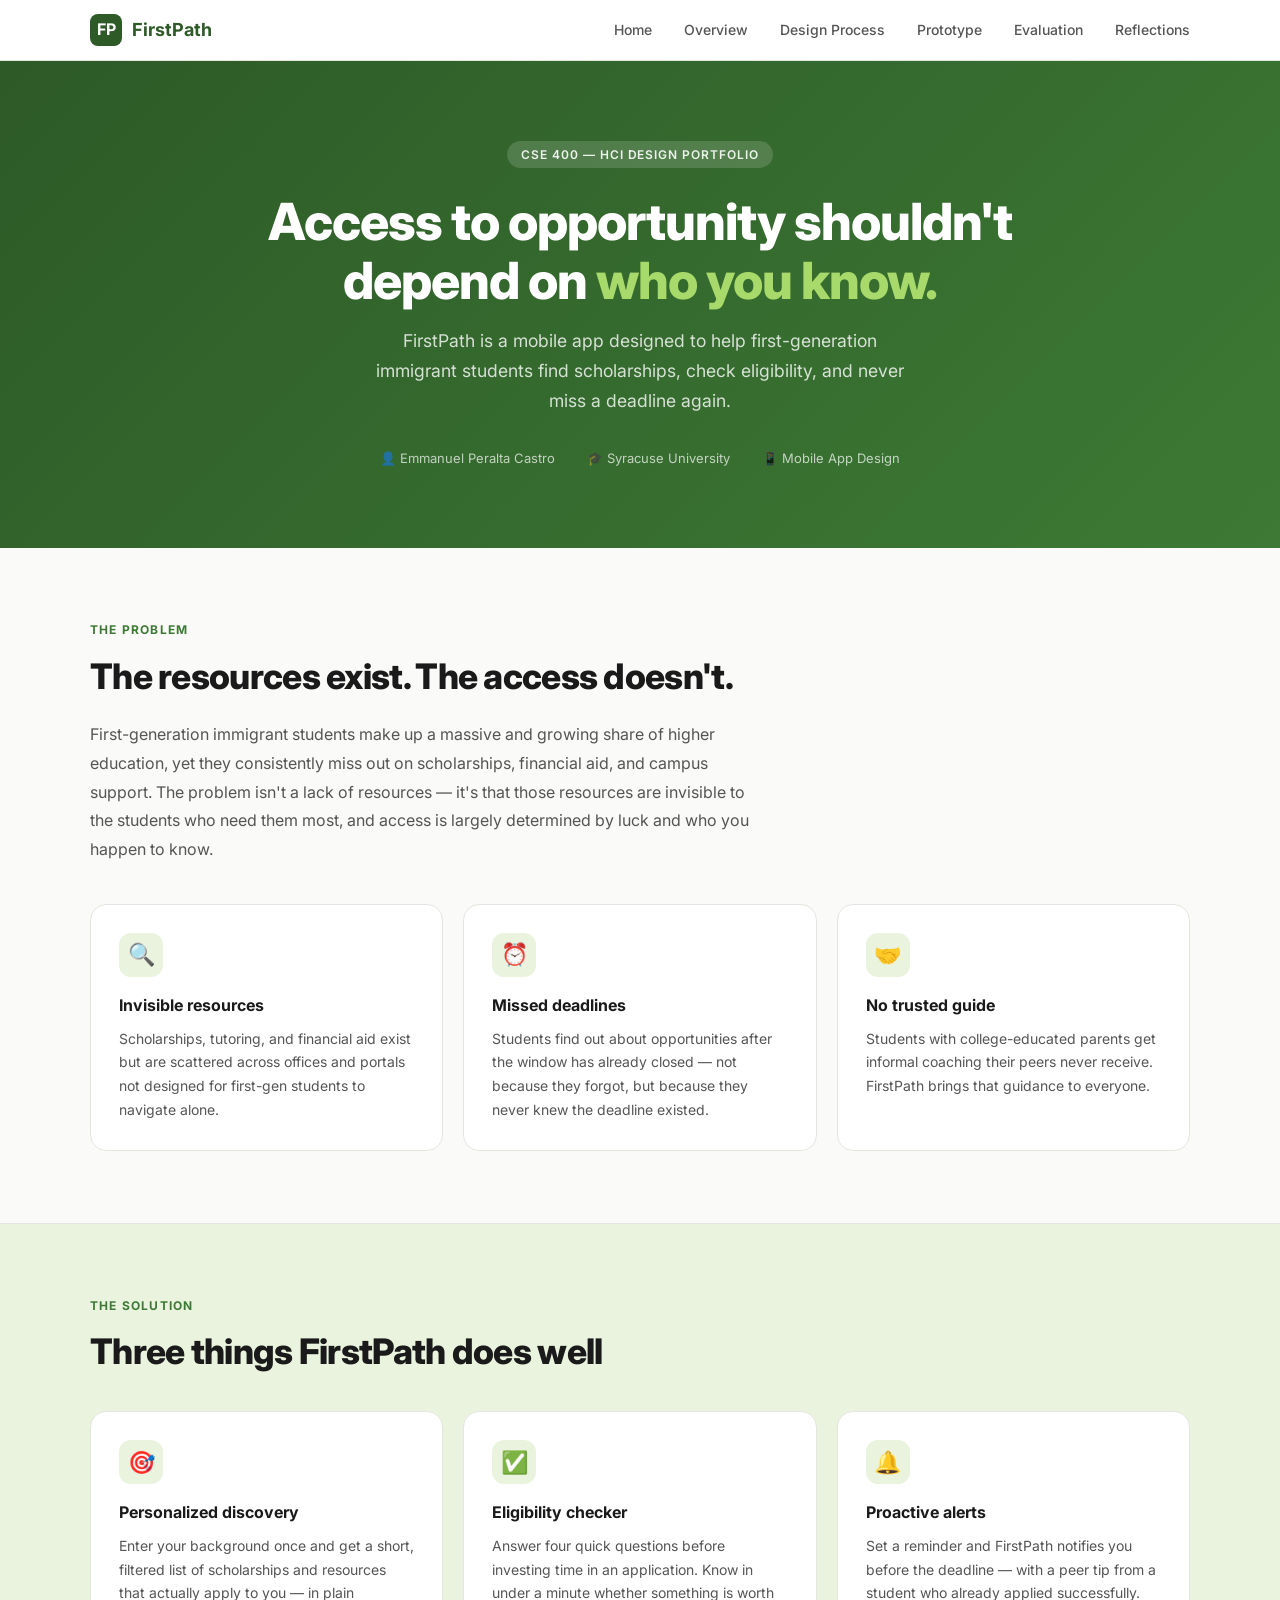
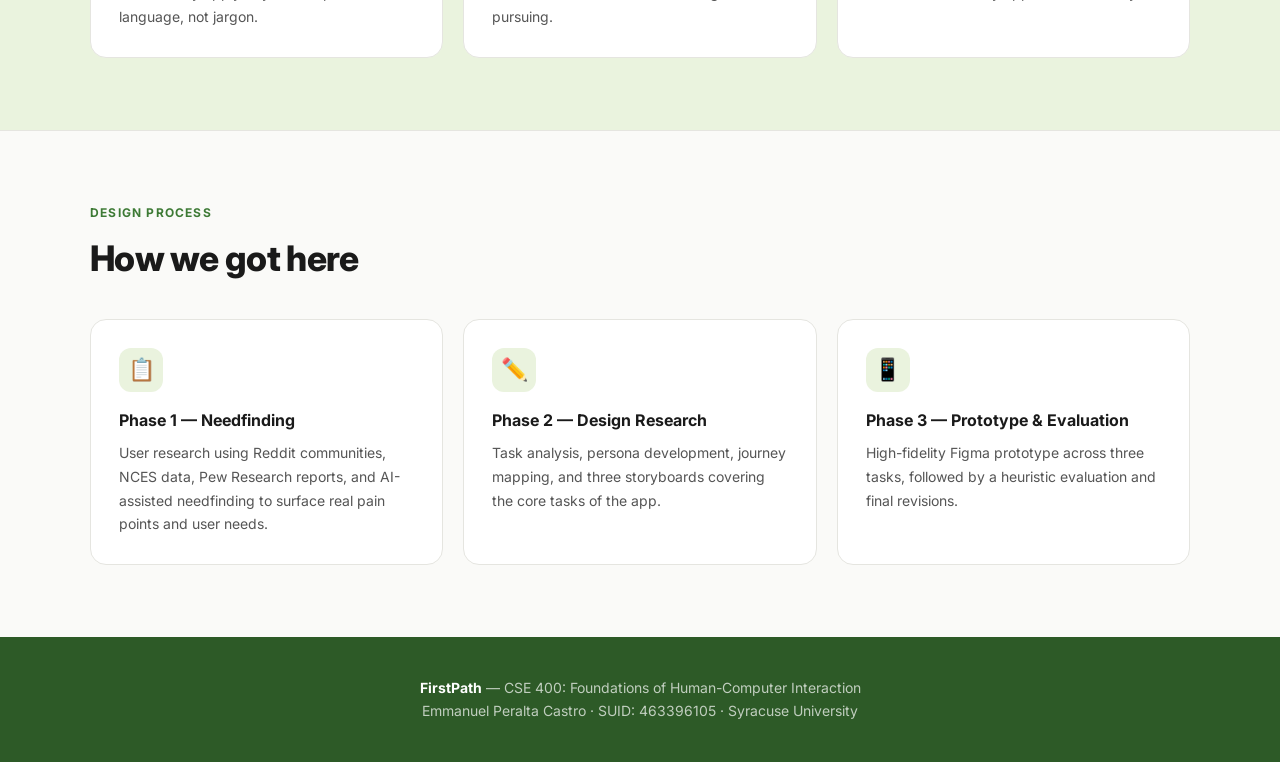
<file: index.html>
<!DOCTYPE html>
<html lang="en">
<head>
  <meta charset="UTF-8">
  <meta name="viewport" content="width=device-width, initial-scale=1.0">
  <title>FirstPath — HCI Design Portfolio</title>
  <link rel="stylesheet" href="style.css">
  <link rel="preconnect" href="https://fonts.googleapis.com">
  <link href="https://fonts.googleapis.com/css2?family=Inter:wght@400;500;600;700;800&display=swap" rel="stylesheet">
</head>
<body>

<nav>
  <div class="nav-inner">
    <a href="index.html" class="nav-logo">
      <div class="logo-icon">FP</div>
      FirstPath
    </a>
    <ul class="nav-links">
      <li><a href="index.html">Home</a></li>
      <li><a href="overview.html">Overview</a></li>
      <li><a href="design-process.html">Design Process</a></li>
      <li><a href="prototyping.html">Prototype</a></li>
      <li><a href="heuristic-evaluation.html">Evaluation</a></li>
      <li><a href="reflections.html">Reflections</a></li>
    </ul>
  </div>
</nav>

<section class="hero">
  <div class="hero-inner">
    <span class="hero-eyebrow">CSE 400 — HCI Design Portfolio</span>
    <h1>Access to opportunity shouldn't depend on <span>who you know.</span></h1>
    <p class="hero-sub">FirstPath is a mobile app designed to help first-generation immigrant students find scholarships, check eligibility, and never miss a deadline again.</p>
    <div class="hero-meta">
      <span>👤 Emmanuel Peralta Castro</span>
      <span>🎓 Syracuse University</span>
      <span>📱 Mobile App Design</span>
    </div>
  </div>
</section>

<section class="section">
  <div class="section-inner">
    <div class="section-label">The Problem</div>
    <h2 class="section-title">The resources exist. The access doesn't.</h2>
    <p class="section-body">First-generation immigrant students make up a massive and growing share of higher education, yet they consistently miss out on scholarships, financial aid, and campus support. The problem isn't a lack of resources — it's that those resources are invisible to the students who need them most, and access is largely determined by luck and who you happen to know.</p>

    <div class="card-grid">
      <div class="card">
        <div class="card-icon">🔍</div>
        <h3>Invisible resources</h3>
        <p>Scholarships, tutoring, and financial aid exist but are scattered across offices and portals not designed for first-gen students to navigate alone.</p>
      </div>
      <div class="card">
        <div class="card-icon">⏰</div>
        <h3>Missed deadlines</h3>
        <p>Students find out about opportunities after the window has already closed — not because they forgot, but because they never knew the deadline existed.</p>
      </div>
      <div class="card">
        <div class="card-icon">🤝</div>
        <h3>No trusted guide</h3>
        <p>Students with college-educated parents get informal coaching their peers never receive. FirstPath brings that guidance to everyone.</p>
      </div>
    </div>
  </div>
</section>

<div class="divider"></div>

<section class="section section-alt">
  <div class="section-inner">
    <div class="section-label">The Solution</div>
    <h2 class="section-title">Three things FirstPath does well</h2>
    <div class="card-grid">
      <div class="card">
        <div class="card-icon">🎯</div>
        <h3>Personalized discovery</h3>
        <p>Enter your background once and get a short, filtered list of scholarships and resources that actually apply to you — in plain language, not jargon.</p>
      </div>
      <div class="card">
        <div class="card-icon">✅</div>
        <h3>Eligibility checker</h3>
        <p>Answer four quick questions before investing time in an application. Know in under a minute whether something is worth pursuing.</p>
      </div>
      <div class="card">
        <div class="card-icon">🔔</div>
        <h3>Proactive alerts</h3>
        <p>Set a reminder and FirstPath notifies you before the deadline — with a peer tip from a student who already applied successfully.</p>
      </div>
    </div>
  </div>
</section>

<div class="divider"></div>

<section class="section">
  <div class="section-inner">
    <div class="section-label">Design Process</div>
    <h2 class="section-title">How we got here</h2>
    <div class="card-grid">
      <div class="card">
        <div class="card-icon">📋</div>
        <h3><a href="design-process.html" style="color:inherit;text-decoration:none;">Phase 1 — Needfinding</a></h3>
        <p>User research using Reddit communities, NCES data, Pew Research reports, and AI-assisted needfinding to surface real pain points and user needs.</p>
      </div>
      <div class="card">
        <div class="card-icon">✏️</div>
        <h3><a href="design-process.html" style="color:inherit;text-decoration:none;">Phase 2 — Design Research</a></h3>
        <p>Task analysis, persona development, journey mapping, and three storyboards covering the core tasks of the app.</p>
      </div>
      <div class="card">
        <div class="card-icon">📱</div>
        <h3><a href="prototyping.html" style="color:inherit;text-decoration:none;">Phase 3 — Prototype & Evaluation</a></h3>
        <p>High-fidelity Figma prototype across three tasks, followed by a heuristic evaluation and final revisions.</p>
      </div>
    </div>
  </div>
</section>

<footer>
  <strong>FirstPath</strong> — CSE 400: Foundations of Human-Computer Interaction<br>
  Emmanuel Peralta Castro · SUID: 463396105 · Syracuse University
</footer>

</body>
</html>
</file>
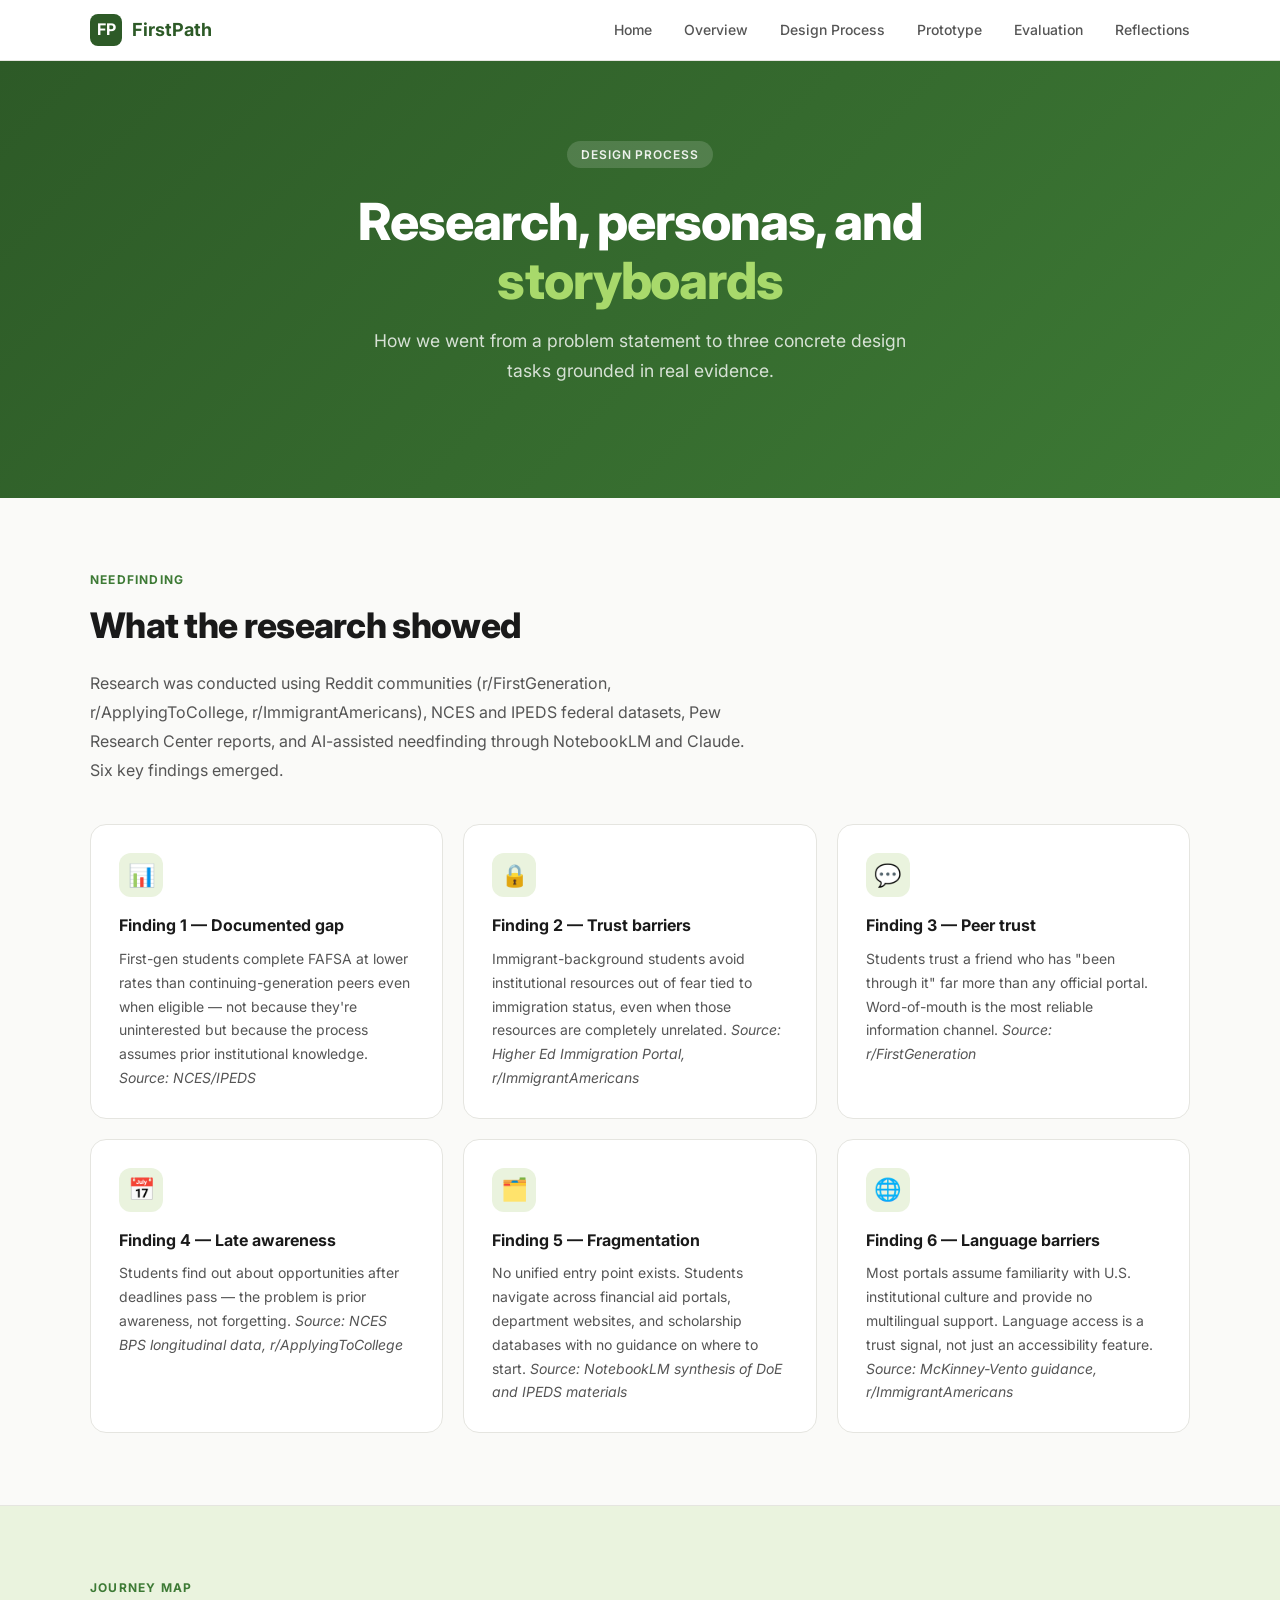
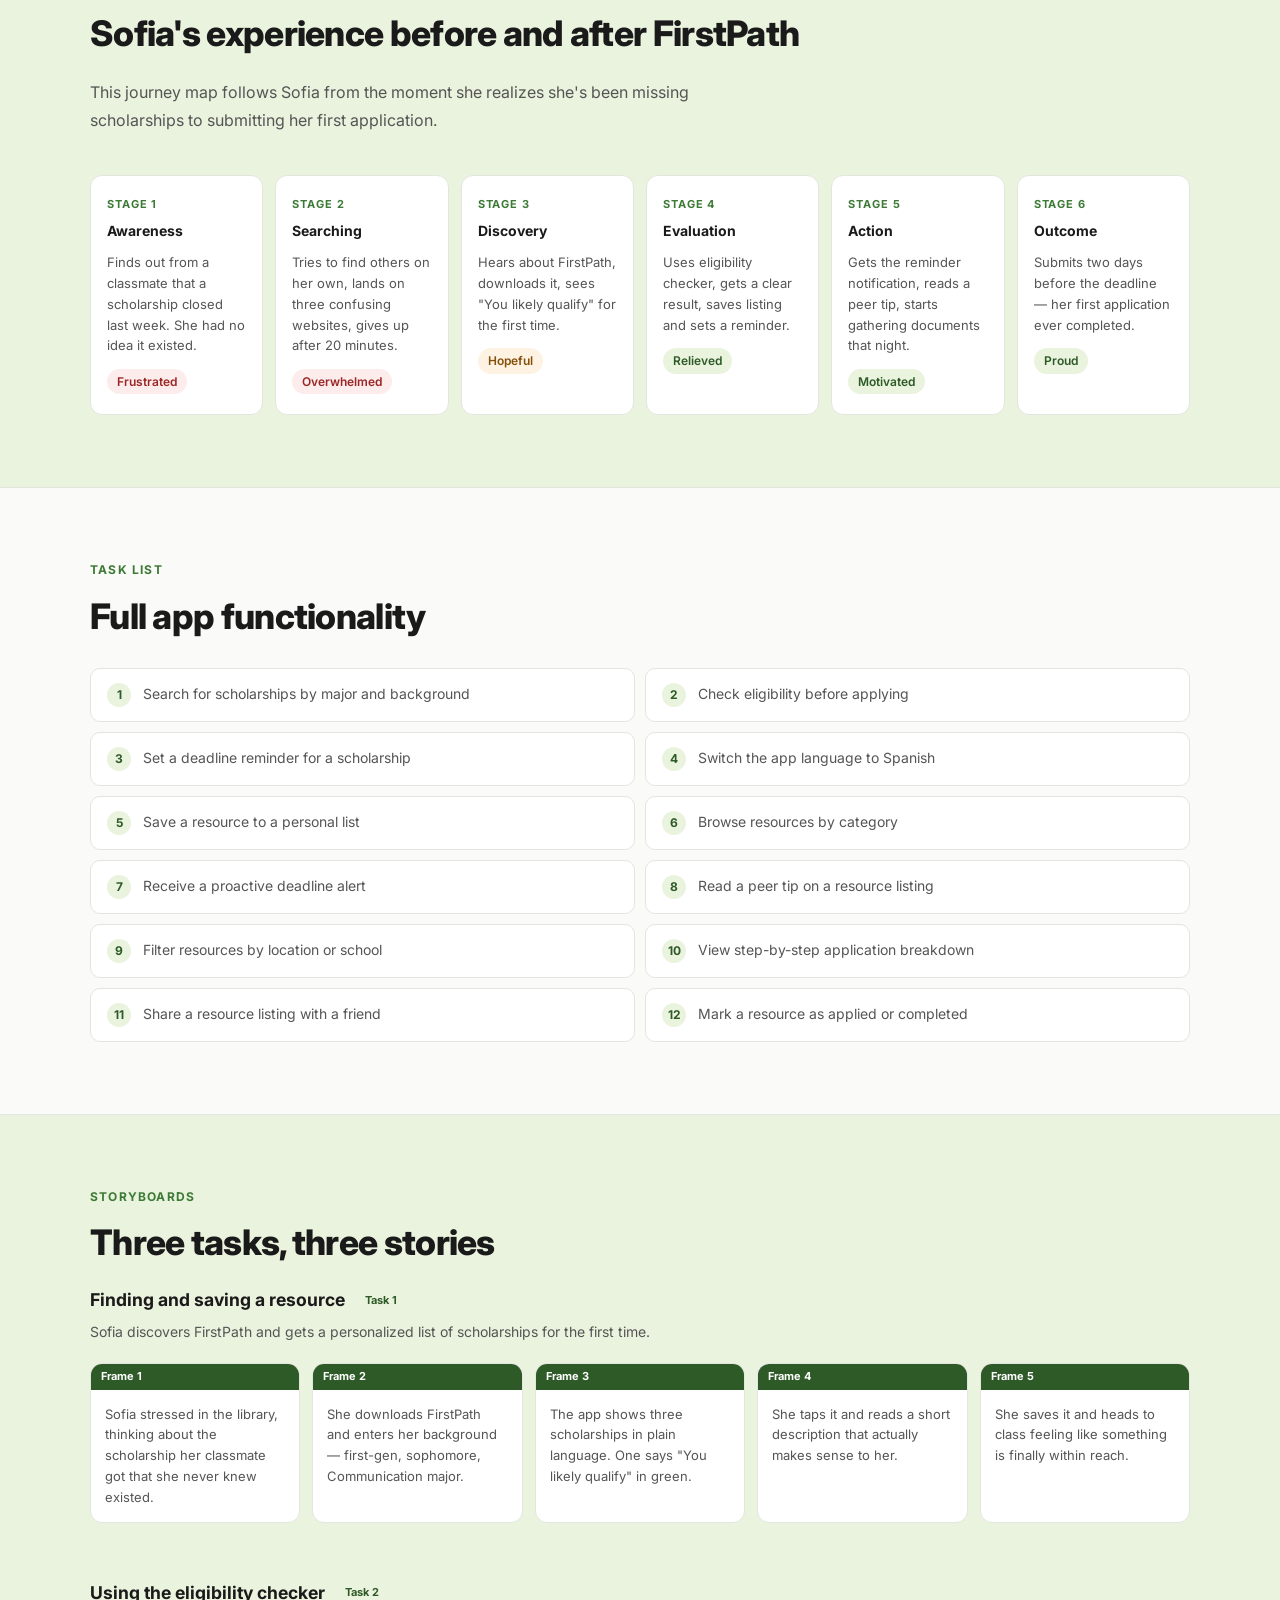
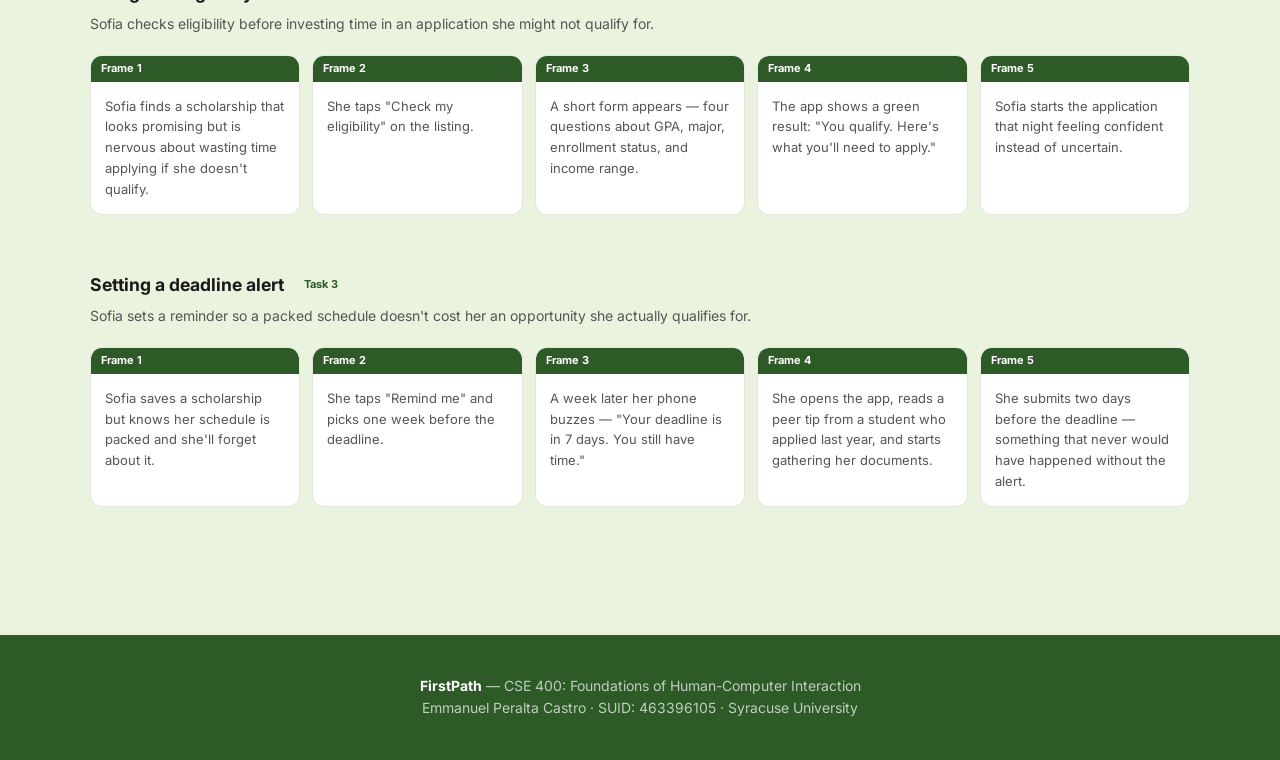
<file: design-process.html>
<!DOCTYPE html>
<html lang="en">
<head>
  <meta charset="UTF-8">
  <meta name="viewport" content="width=device-width, initial-scale=1.0">
  <title>Design Process — FirstPath</title>
  <link rel="stylesheet" href="style.css">
  <link href="https://fonts.googleapis.com/css2?family=Inter:wght@400;500;600;700;800&display=swap" rel="stylesheet">
</head>
<body>

<nav>
  <div class="nav-inner">
    <a href="index.html" class="nav-logo">
      <div class="logo-icon">FP</div>
      FirstPath
    </a>
    <ul class="nav-links">
      <li><a href="index.html">Home</a></li>
      <li><a href="overview.html">Overview</a></li>
      <li><a href="design-process.html">Design Process</a></li>
      <li><a href="prototyping.html">Prototype</a></li>
      <li><a href="heuristic-evaluation.html">Evaluation</a></li>
      <li><a href="reflections.html">Reflections</a></li>
    </ul>
  </div>
</nav>

<section class="hero">
  <div class="hero-inner">
    <span class="hero-eyebrow">Design Process</span>
    <h1>Research, personas, and <span>storyboards</span></h1>
    <p class="hero-sub">How we went from a problem statement to three concrete design tasks grounded in real evidence.</p>
  </div>
</section>

<section class="section">
  <div class="section-inner">
    <div class="section-label">Needfinding</div>
    <h2 class="section-title">What the research showed</h2>
    <p class="section-body">Research was conducted using Reddit communities (r/FirstGeneration, r/ApplyingToCollege, r/ImmigrantAmericans), NCES and IPEDS federal datasets, Pew Research Center reports, and AI-assisted needfinding through NotebookLM and Claude. Six key findings emerged.</p>

    <div class="card-grid">
      <div class="card">
        <div class="card-icon">📊</div>
        <h3>Finding 1 — Documented gap</h3>
        <p>First-gen students complete FAFSA at lower rates than continuing-generation peers even when eligible — not because they're uninterested but because the process assumes prior institutional knowledge. <em>Source: NCES/IPEDS</em></p>
      </div>
      <div class="card">
        <div class="card-icon">🔒</div>
        <h3>Finding 2 — Trust barriers</h3>
        <p>Immigrant-background students avoid institutional resources out of fear tied to immigration status, even when those resources are completely unrelated. <em>Source: Higher Ed Immigration Portal, r/ImmigrantAmericans</em></p>
      </div>
      <div class="card">
        <div class="card-icon">💬</div>
        <h3>Finding 3 — Peer trust</h3>
        <p>Students trust a friend who has "been through it" far more than any official portal. Word-of-mouth is the most reliable information channel. <em>Source: r/FirstGeneration</em></p>
      </div>
      <div class="card">
        <div class="card-icon">📅</div>
        <h3>Finding 4 — Late awareness</h3>
        <p>Students find out about opportunities after deadlines pass — the problem is prior awareness, not forgetting. <em>Source: NCES BPS longitudinal data, r/ApplyingToCollege</em></p>
      </div>
      <div class="card">
        <div class="card-icon">🗂️</div>
        <h3>Finding 5 — Fragmentation</h3>
        <p>No unified entry point exists. Students navigate across financial aid portals, department websites, and scholarship databases with no guidance on where to start. <em>Source: NotebookLM synthesis of DoE and IPEDS materials</em></p>
      </div>
      <div class="card">
        <div class="card-icon">🌐</div>
        <h3>Finding 6 — Language barriers</h3>
        <p>Most portals assume familiarity with U.S. institutional culture and provide no multilingual support. Language access is a trust signal, not just an accessibility feature. <em>Source: McKinney-Vento guidance, r/ImmigrantAmericans</em></p>
      </div>
    </div>
  </div>
</section>

<div class="divider"></div>

<section class="section section-alt">
  <div class="section-inner">
    <div class="section-label">Journey Map</div>
    <h2 class="section-title">Sofia's experience before and after FirstPath</h2>
    <p class="section-body">This journey map follows Sofia from the moment she realizes she's been missing scholarships to submitting her first application.</p>

    <div class="journey">
      <div class="journey-stage">
        <div class="stage-num">Stage 1</div>
        <div class="stage-name">Awareness</div>
        <div class="stage-desc">Finds out from a classmate that a scholarship closed last week. She had no idea it existed.</div>
        <span class="stage-emotion emotion-bad">Frustrated</span>
      </div>
      <div class="journey-stage">
        <div class="stage-num">Stage 2</div>
        <div class="stage-name">Searching</div>
        <div class="stage-desc">Tries to find others on her own, lands on three confusing websites, gives up after 20 minutes.</div>
        <span class="stage-emotion emotion-bad">Overwhelmed</span>
      </div>
      <div class="journey-stage">
        <div class="stage-num">Stage 3</div>
        <div class="stage-name">Discovery</div>
        <div class="stage-desc">Hears about FirstPath, downloads it, sees "You likely qualify" for the first time.</div>
        <span class="stage-emotion emotion-ok">Hopeful</span>
      </div>
      <div class="journey-stage">
        <div class="stage-num">Stage 4</div>
        <div class="stage-name">Evaluation</div>
        <div class="stage-desc">Uses eligibility checker, gets a clear result, saves listing and sets a reminder.</div>
        <span class="stage-emotion emotion-good">Relieved</span>
      </div>
      <div class="journey-stage">
        <div class="stage-num">Stage 5</div>
        <div class="stage-name">Action</div>
        <div class="stage-desc">Gets the reminder notification, reads a peer tip, starts gathering documents that night.</div>
        <span class="stage-emotion emotion-good">Motivated</span>
      </div>
      <div class="journey-stage">
        <div class="stage-num">Stage 6</div>
        <div class="stage-name">Outcome</div>
        <div class="stage-desc">Submits two days before the deadline — her first application ever completed.</div>
        <span class="stage-emotion emotion-good">Proud</span>
      </div>
    </div>
  </div>
</section>

<div class="divider"></div>

<section class="section">
  <div class="section-inner">
    <div class="section-label">Task List</div>
    <h2 class="section-title">Full app functionality</h2>
    <div class="task-list">
      <div class="task-item"><div class="task-num">1</div>Search for scholarships by major and background</div>
      <div class="task-item"><div class="task-num">2</div>Check eligibility before applying</div>
      <div class="task-item"><div class="task-num">3</div>Set a deadline reminder for a scholarship</div>
      <div class="task-item"><div class="task-num">4</div>Switch the app language to Spanish</div>
      <div class="task-item"><div class="task-num">5</div>Save a resource to a personal list</div>
      <div class="task-item"><div class="task-num">6</div>Browse resources by category</div>
      <div class="task-item"><div class="task-num">7</div>Receive a proactive deadline alert</div>
      <div class="task-item"><div class="task-num">8</div>Read a peer tip on a resource listing</div>
      <div class="task-item"><div class="task-num">9</div>Filter resources by location or school</div>
      <div class="task-item"><div class="task-num">10</div>View step-by-step application breakdown</div>
      <div class="task-item"><div class="task-num">11</div>Share a resource listing with a friend</div>
      <div class="task-item"><div class="task-num">12</div>Mark a resource as applied or completed</div>
    </div>
  </div>
</section>

<div class="divider"></div>

<section class="section section-alt">
  <div class="section-inner">
    <div class="section-label">Storyboards</div>
    <h2 class="section-title">Three tasks, three stories</h2>

    <div class="storyboard-section">
      <div class="storyboard-title">
        Finding and saving a resource
        <span class="task-badge">Task 1</span>
      </div>
      <p class="storyboard-desc">Sofia discovers FirstPath and gets a personalized list of scholarships for the first time.</p>
      <div class="frames-grid">
        <div class="frame-card">
          <div class="frame-num-badge">Frame 1</div>
          <div class="frame-content">Sofia stressed in the library, thinking about the scholarship her classmate got that she never knew existed.</div>
        </div>
        <div class="frame-card">
          <div class="frame-num-badge">Frame 2</div>
          <div class="frame-content">She downloads FirstPath and enters her background — first-gen, sophomore, Communication major.</div>
        </div>
        <div class="frame-card">
          <div class="frame-num-badge">Frame 3</div>
          <div class="frame-content">The app shows three scholarships in plain language. One says "You likely qualify" in green.</div>
        </div>
        <div class="frame-card">
          <div class="frame-num-badge">Frame 4</div>
          <div class="frame-content">She taps it and reads a short description that actually makes sense to her.</div>
        </div>
        <div class="frame-card">
          <div class="frame-num-badge">Frame 5</div>
          <div class="frame-content">She saves it and heads to class feeling like something is finally within reach.</div>
        </div>
      </div>
    </div>

    <div class="storyboard-section">
      <div class="storyboard-title">
        Using the eligibility checker
        <span class="task-badge">Task 2</span>
      </div>
      <p class="storyboard-desc">Sofia checks eligibility before investing time in an application she might not qualify for.</p>
      <div class="frames-grid">
        <div class="frame-card">
          <div class="frame-num-badge">Frame 1</div>
          <div class="frame-content">Sofia finds a scholarship that looks promising but is nervous about wasting time applying if she doesn't qualify.</div>
        </div>
        <div class="frame-card">
          <div class="frame-num-badge">Frame 2</div>
          <div class="frame-content">She taps "Check my eligibility" on the listing.</div>
        </div>
        <div class="frame-card">
          <div class="frame-num-badge">Frame 3</div>
          <div class="frame-content">A short form appears — four questions about GPA, major, enrollment status, and income range.</div>
        </div>
        <div class="frame-card">
          <div class="frame-num-badge">Frame 4</div>
          <div class="frame-content">The app shows a green result: "You qualify. Here's what you'll need to apply."</div>
        </div>
        <div class="frame-card">
          <div class="frame-num-badge">Frame 5</div>
          <div class="frame-content">Sofia starts the application that night feeling confident instead of uncertain.</div>
        </div>
      </div>
    </div>

    <div class="storyboard-section">
      <div class="storyboard-title">
        Setting a deadline alert
        <span class="task-badge">Task 3</span>
      </div>
      <p class="storyboard-desc">Sofia sets a reminder so a packed schedule doesn't cost her an opportunity she actually qualifies for.</p>
      <div class="frames-grid">
        <div class="frame-card">
          <div class="frame-num-badge">Frame 1</div>
          <div class="frame-content">Sofia saves a scholarship but knows her schedule is packed and she'll forget about it.</div>
        </div>
        <div class="frame-card">
          <div class="frame-num-badge">Frame 2</div>
          <div class="frame-content">She taps "Remind me" and picks one week before the deadline.</div>
        </div>
        <div class="frame-card">
          <div class="frame-num-badge">Frame 3</div>
          <div class="frame-content">A week later her phone buzzes — "Your deadline is in 7 days. You still have time."</div>
        </div>
        <div class="frame-card">
          <div class="frame-num-badge">Frame 4</div>
          <div class="frame-content">She opens the app, reads a peer tip from a student who applied last year, and starts gathering her documents.</div>
        </div>
        <div class="frame-card">
          <div class="frame-num-badge">Frame 5</div>
          <div class="frame-content">She submits two days before the deadline — something that never would have happened without the alert.</div>
        </div>
      </div>
    </div>

  </div>
</section>

<footer>
  <strong>FirstPath</strong> — CSE 400: Foundations of Human-Computer Interaction<br>
  Emmanuel Peralta Castro · SUID: 463396105 · Syracuse University
</footer>

</body>
</html>
</file>
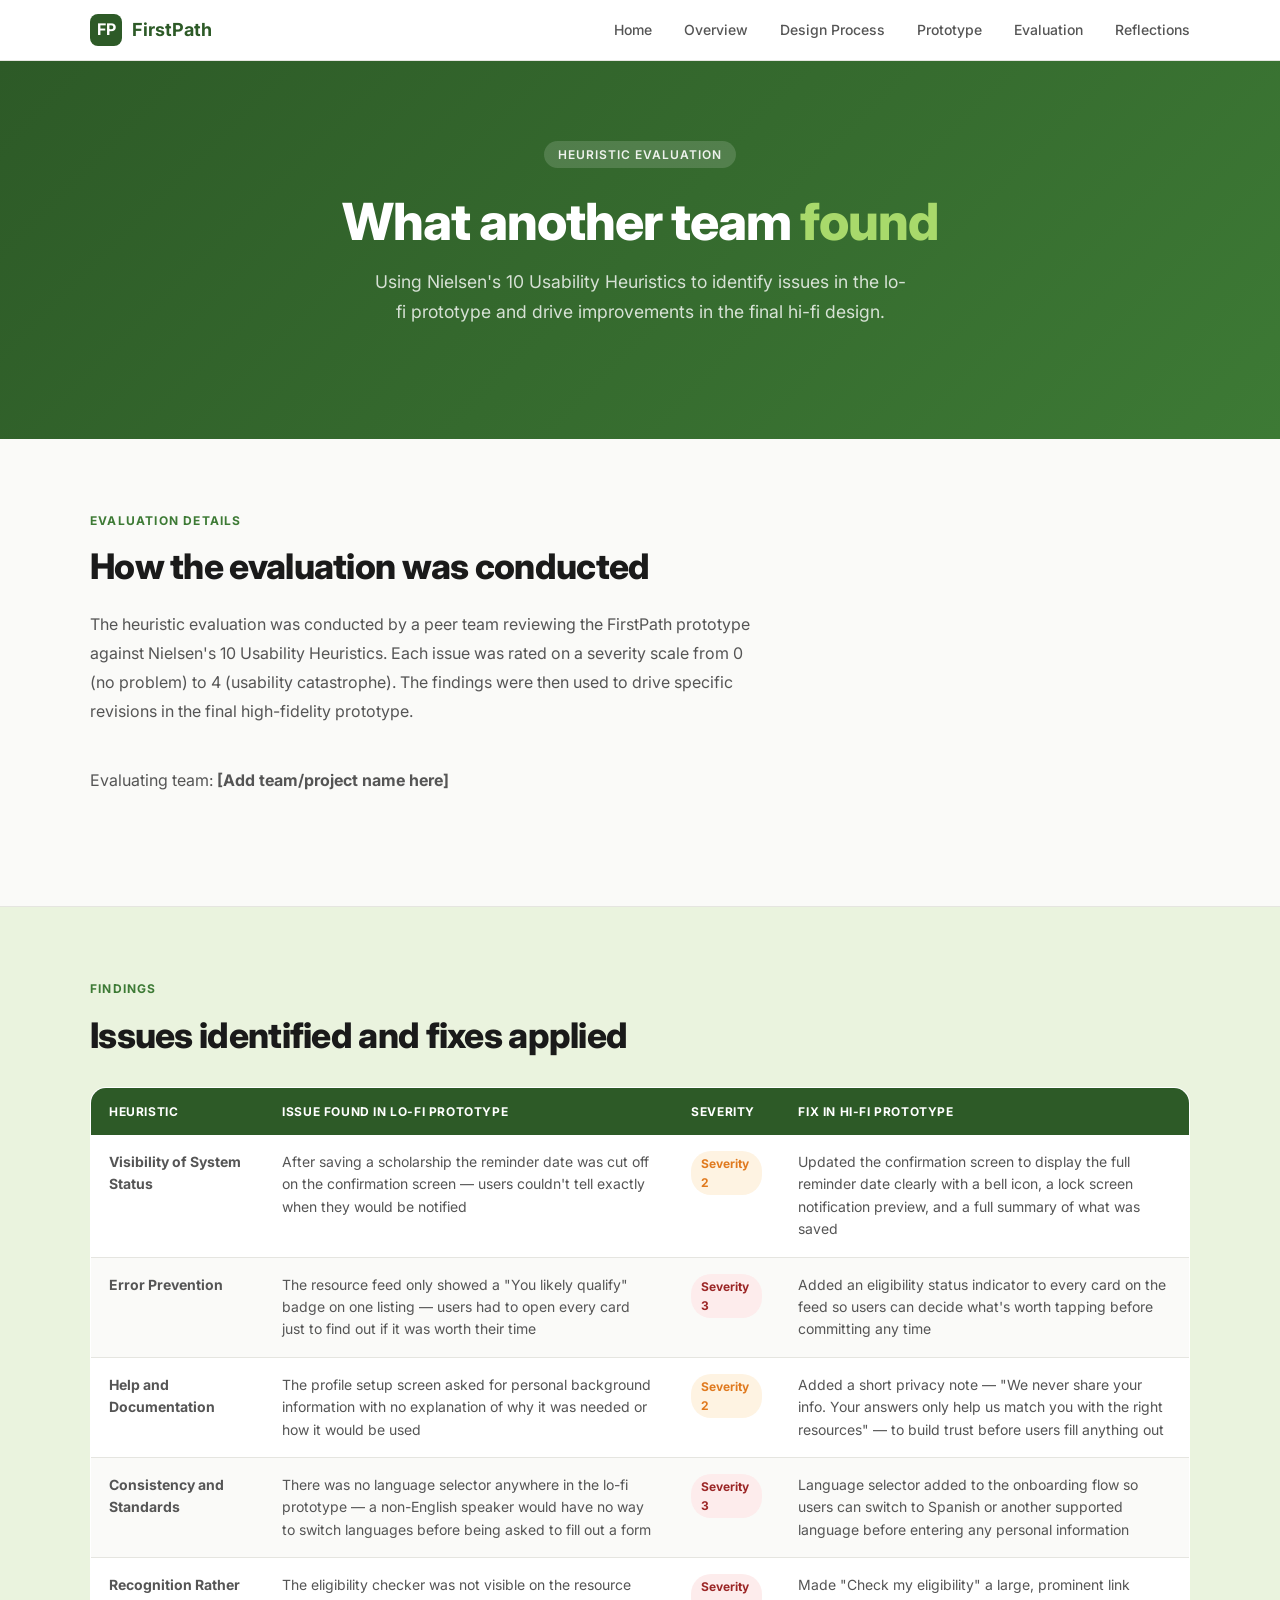
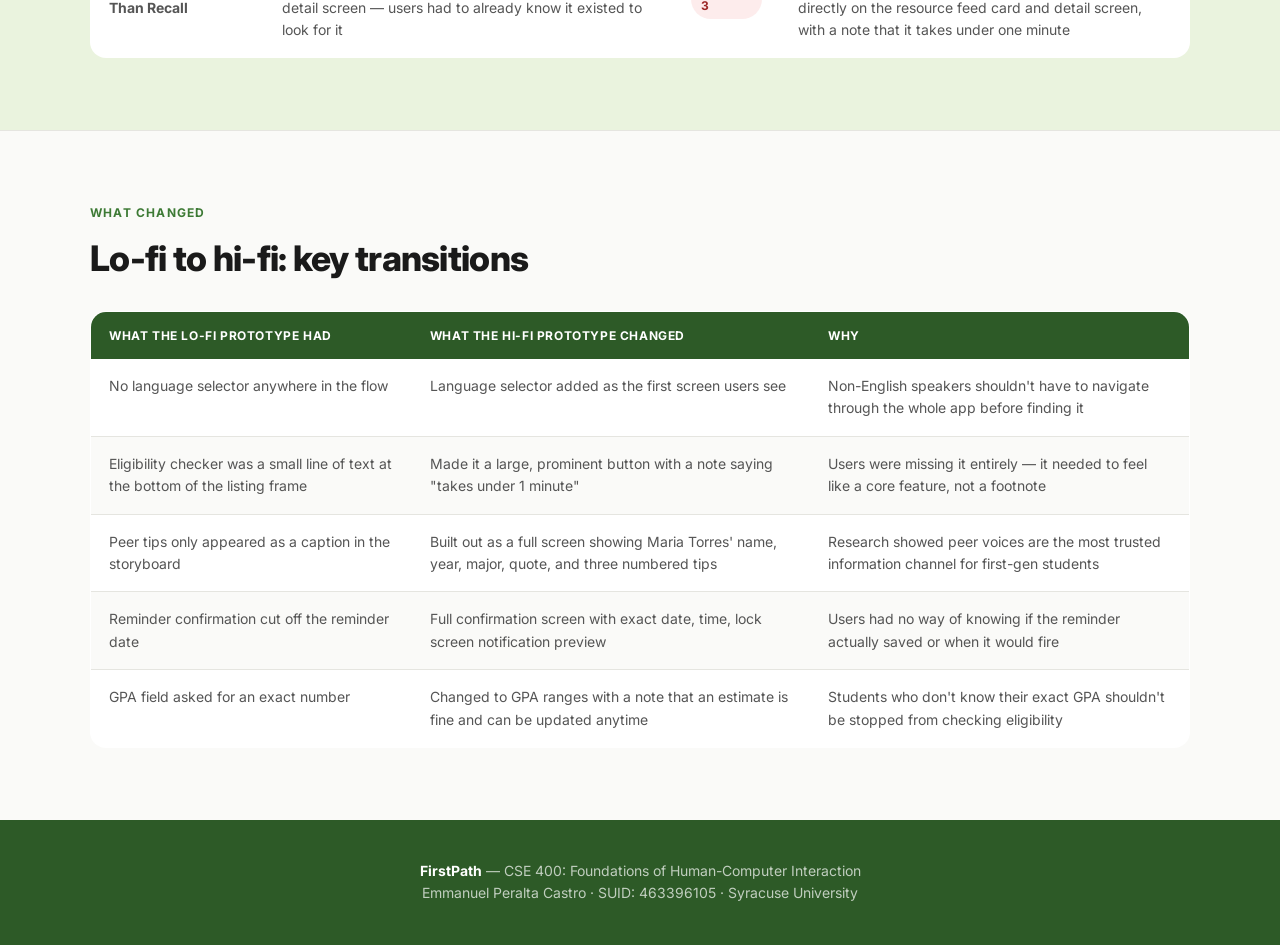
<file: heuristic-evaluation.html>
<!DOCTYPE html>
<html lang="en">
<head>
  <meta charset="UTF-8">
  <meta name="viewport" content="width=device-width, initial-scale=1.0">
  <title>Heuristic Evaluation — FirstPath</title>
  <link rel="stylesheet" href="style.css">
  <link href="https://fonts.googleapis.com/css2?family=Inter:wght@400;500;600;700;800&display=swap" rel="stylesheet">
</head>
<body>

<nav>
  <div class="nav-inner">
    <a href="index.html" class="nav-logo">
      <div class="logo-icon">FP</div>
      FirstPath
    </a>
    <ul class="nav-links">
      <li><a href="index.html">Home</a></li>
      <li><a href="overview.html">Overview</a></li>
      <li><a href="design-process.html">Design Process</a></li>
      <li><a href="prototyping.html">Prototype</a></li>
      <li><a href="heuristic-evaluation.html">Evaluation</a></li>
      <li><a href="reflections.html">Reflections</a></li>
    </ul>
  </div>
</nav>

<section class="hero">
  <div class="hero-inner">
    <span class="hero-eyebrow">Heuristic Evaluation</span>
    <h1>What another team <span>found</span></h1>
    <p class="hero-sub">Using Nielsen's 10 Usability Heuristics to identify issues in the lo-fi prototype and drive improvements in the final hi-fi design.</p>
  </div>
</section>

<section class="section">
  <div class="section-inner">
    <div class="section-label">Evaluation Details</div>
    <h2 class="section-title">How the evaluation was conducted</h2>
    <p class="section-body">The heuristic evaluation was conducted by a peer team reviewing the FirstPath prototype against Nielsen's 10 Usability Heuristics. Each issue was rated on a severity scale from 0 (no problem) to 4 (usability catastrophe). The findings were then used to drive specific revisions in the final high-fidelity prototype.</p>
    <p class="section-body">Evaluating team: <strong>[Add team/project name here]</strong></p>
  </div>
</section>

<div class="divider"></div>

<section class="section section-alt">
  <div class="section-inner">
    <div class="section-label">Findings</div>
    <h2 class="section-title">Issues identified and fixes applied</h2>

    <table class="h-table">
      <thead>
        <tr>
          <th>Heuristic</th>
          <th>Issue Found in Lo-Fi Prototype</th>
          <th>Severity</th>
          <th>Fix in Hi-Fi Prototype</th>
        </tr>
      </thead>
      <tbody>
        <tr>
          <td><strong>Visibility of System Status</strong></td>
          <td>After saving a scholarship the reminder date was cut off on the confirmation screen — users couldn't tell exactly when they would be notified</td>
          <td><span class="severity sev-2">Severity 2</span></td>
          <td>Updated the confirmation screen to display the full reminder date clearly with a bell icon, a lock screen notification preview, and a full summary of what was saved</td>
        </tr>
        <tr>
          <td><strong>Error Prevention</strong></td>
          <td>The resource feed only showed a "You likely qualify" badge on one listing — users had to open every card just to find out if it was worth their time</td>
          <td><span class="severity sev-3">Severity 3</span></td>
          <td>Added an eligibility status indicator to every card on the feed so users can decide what's worth tapping before committing any time</td>
        </tr>
        <tr>
          <td><strong>Help and Documentation</strong></td>
          <td>The profile setup screen asked for personal background information with no explanation of why it was needed or how it would be used</td>
          <td><span class="severity sev-2">Severity 2</span></td>
          <td>Added a short privacy note — "We never share your info. Your answers only help us match you with the right resources" — to build trust before users fill anything out</td>
        </tr>
        <tr>
          <td><strong>Consistency and Standards</strong></td>
          <td>There was no language selector anywhere in the lo-fi prototype — a non-English speaker would have no way to switch languages before being asked to fill out a form</td>
          <td><span class="severity sev-3">Severity 3</span></td>
          <td>Language selector added to the onboarding flow so users can switch to Spanish or another supported language before entering any personal information</td>
        </tr>
        <tr>
          <td><strong>Recognition Rather Than Recall</strong></td>
          <td>The eligibility checker was not visible on the resource detail screen — users had to already know it existed to look for it</td>
          <td><span class="severity sev-3">Severity 3</span></td>
          <td>Made "Check my eligibility" a large, prominent link directly on the resource feed card and detail screen, with a note that it takes under one minute</td>
        </tr>
      </tbody>
    </table>
  </div>
</section>

<div class="divider"></div>

<section class="section">
  <div class="section-inner">
    <div class="section-label">What Changed</div>
    <h2 class="section-title">Lo-fi to hi-fi: key transitions</h2>

    <table class="h-table">
      <thead>
        <tr>
          <th>What the Lo-Fi Prototype Had</th>
          <th>What the Hi-Fi Prototype Changed</th>
          <th>Why</th>
        </tr>
      </thead>
      <tbody>
        <tr>
          <td>No language selector anywhere in the flow</td>
          <td>Language selector added as the first screen users see</td>
          <td>Non-English speakers shouldn't have to navigate through the whole app before finding it</td>
        </tr>
        <tr>
          <td>Eligibility checker was a small line of text at the bottom of the listing frame</td>
          <td>Made it a large, prominent button with a note saying "takes under 1 minute"</td>
          <td>Users were missing it entirely — it needed to feel like a core feature, not a footnote</td>
        </tr>
        <tr>
          <td>Peer tips only appeared as a caption in the storyboard</td>
          <td>Built out as a full screen showing Maria Torres' name, year, major, quote, and three numbered tips</td>
          <td>Research showed peer voices are the most trusted information channel for first-gen students</td>
        </tr>
        <tr>
          <td>Reminder confirmation cut off the reminder date</td>
          <td>Full confirmation screen with exact date, time, lock screen notification preview</td>
          <td>Users had no way of knowing if the reminder actually saved or when it would fire</td>
        </tr>
        <tr>
          <td>GPA field asked for an exact number</td>
          <td>Changed to GPA ranges with a note that an estimate is fine and can be updated anytime</td>
          <td>Students who don't know their exact GPA shouldn't be stopped from checking eligibility</td>
        </tr>
      </tbody>
    </table>
  </div>
</section>

<footer>
  <strong>FirstPath</strong> — CSE 400: Foundations of Human-Computer Interaction<br>
  Emmanuel Peralta Castro · SUID: 463396105 · Syracuse University
</footer>

</body>
</html>
</file>
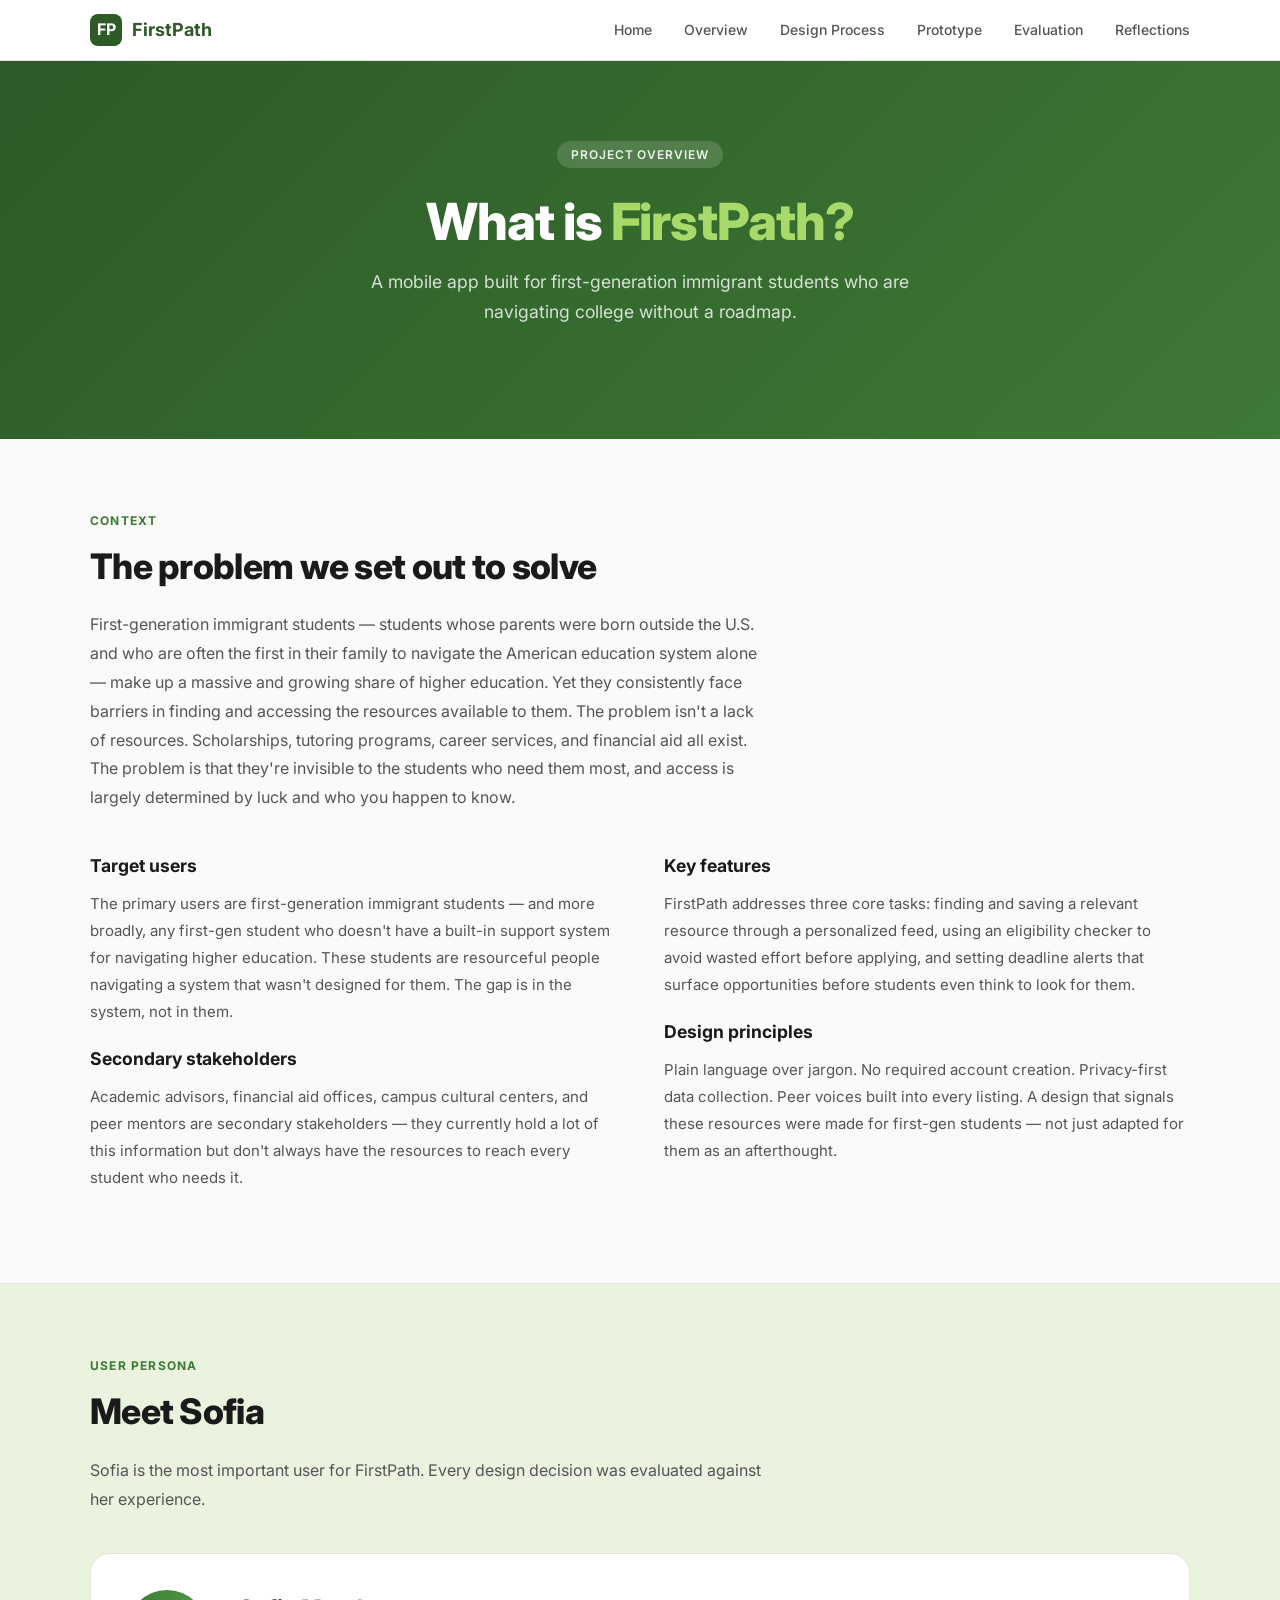
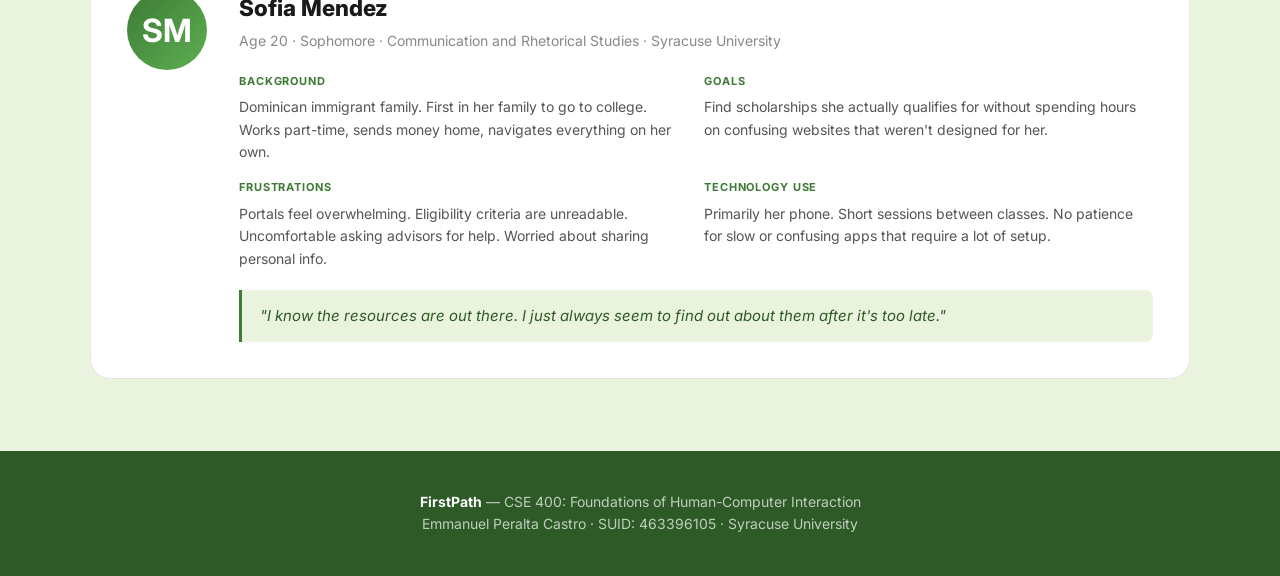
<file: overview.html>
<!DOCTYPE html>
<html lang="en">
<head>
  <meta charset="UTF-8">
  <meta name="viewport" content="width=device-width, initial-scale=1.0">
  <title>Project Overview — FirstPath</title>
  <link rel="stylesheet" href="style.css">
  <link href="https://fonts.googleapis.com/css2?family=Inter:wght@400;500;600;700;800&display=swap" rel="stylesheet">
</head>
<body>

<nav>
  <div class="nav-inner">
    <a href="index.html" class="nav-logo">
      <div class="logo-icon">FP</div>
      FirstPath
    </a>
    <ul class="nav-links">
      <li><a href="index.html">Home</a></li>
      <li><a href="overview.html">Overview</a></li>
      <li><a href="design-process.html">Design Process</a></li>
      <li><a href="prototyping.html">Prototype</a></li>
      <li><a href="heuristic-evaluation.html">Evaluation</a></li>
      <li><a href="reflections.html">Reflections</a></li>
    </ul>
  </div>
</nav>

<section class="hero">
  <div class="hero-inner">
    <span class="hero-eyebrow">Project Overview</span>
    <h1>What is <span>FirstPath?</span></h1>
    <p class="hero-sub">A mobile app built for first-generation immigrant students who are navigating college without a roadmap.</p>
  </div>
</section>

<section class="section">
  <div class="section-inner">
    <div class="section-label">Context</div>
    <h2 class="section-title">The problem we set out to solve</h2>
    <p class="section-body">First-generation immigrant students — students whose parents were born outside the U.S. and who are often the first in their family to navigate the American education system alone — make up a massive and growing share of higher education. Yet they consistently face barriers in finding and accessing the resources available to them. The problem isn't a lack of resources. Scholarships, tutoring programs, career services, and financial aid all exist. The problem is that they're invisible to the students who need them most, and access is largely determined by luck and who you happen to know.</p>

    <div class="two-col">
      <div class="two-col-text">
        <h3>Target users</h3>
        <p>The primary users are first-generation immigrant students — and more broadly, any first-gen student who doesn't have a built-in support system for navigating higher education. These students are resourceful people navigating a system that wasn't designed for them. The gap is in the system, not in them.</p>
        <h3>Secondary stakeholders</h3>
        <p>Academic advisors, financial aid offices, campus cultural centers, and peer mentors are secondary stakeholders — they currently hold a lot of this information but don't always have the resources to reach every student who needs it.</p>
      </div>
      <div class="two-col-text">
        <h3>Key features</h3>
        <p>FirstPath addresses three core tasks: finding and saving a relevant resource through a personalized feed, using an eligibility checker to avoid wasted effort before applying, and setting deadline alerts that surface opportunities before students even think to look for them.</p>
        <h3>Design principles</h3>
        <p>Plain language over jargon. No required account creation. Privacy-first data collection. Peer voices built into every listing. A design that signals these resources were made for first-gen students — not just adapted for them as an afterthought.</p>
      </div>
    </div>
  </div>
</section>

<div class="divider"></div>

<section class="section section-alt">
  <div class="section-inner">
    <div class="section-label">User Persona</div>
    <h2 class="section-title">Meet Sofia</h2>
    <p class="section-body">Sofia is the most important user for FirstPath. Every design decision was evaluated against her experience.</p>

    <div class="persona-card">
      <div class="persona-avatar">SM</div>
      <div>
        <div class="persona-name">Sofia Mendez</div>
        <div class="persona-meta">Age 20 · Sophomore · Communication and Rhetorical Studies · Syracuse University</div>
        <div class="persona-grid">
          <div class="persona-item">
            <h4>Background</h4>
            <p>Dominican immigrant family. First in her family to go to college. Works part-time, sends money home, navigates everything on her own.</p>
          </div>
          <div class="persona-item">
            <h4>Goals</h4>
            <p>Find scholarships she actually qualifies for without spending hours on confusing websites that weren't designed for her.</p>
          </div>
          <div class="persona-item">
            <h4>Frustrations</h4>
            <p>Portals feel overwhelming. Eligibility criteria are unreadable. Uncomfortable asking advisors for help. Worried about sharing personal info.</p>
          </div>
          <div class="persona-item">
            <h4>Technology use</h4>
            <p>Primarily her phone. Short sessions between classes. No patience for slow or confusing apps that require a lot of setup.</p>
          </div>
        </div>
        <div class="persona-quote">"I know the resources are out there. I just always seem to find out about them after it's too late."</div>
      </div>
    </div>
  </div>
</section>

<footer>
  <strong>FirstPath</strong> — CSE 400: Foundations of Human-Computer Interaction<br>
  Emmanuel Peralta Castro · SUID: 463396105 · Syracuse University
</footer>

</body>
</html>
</file>
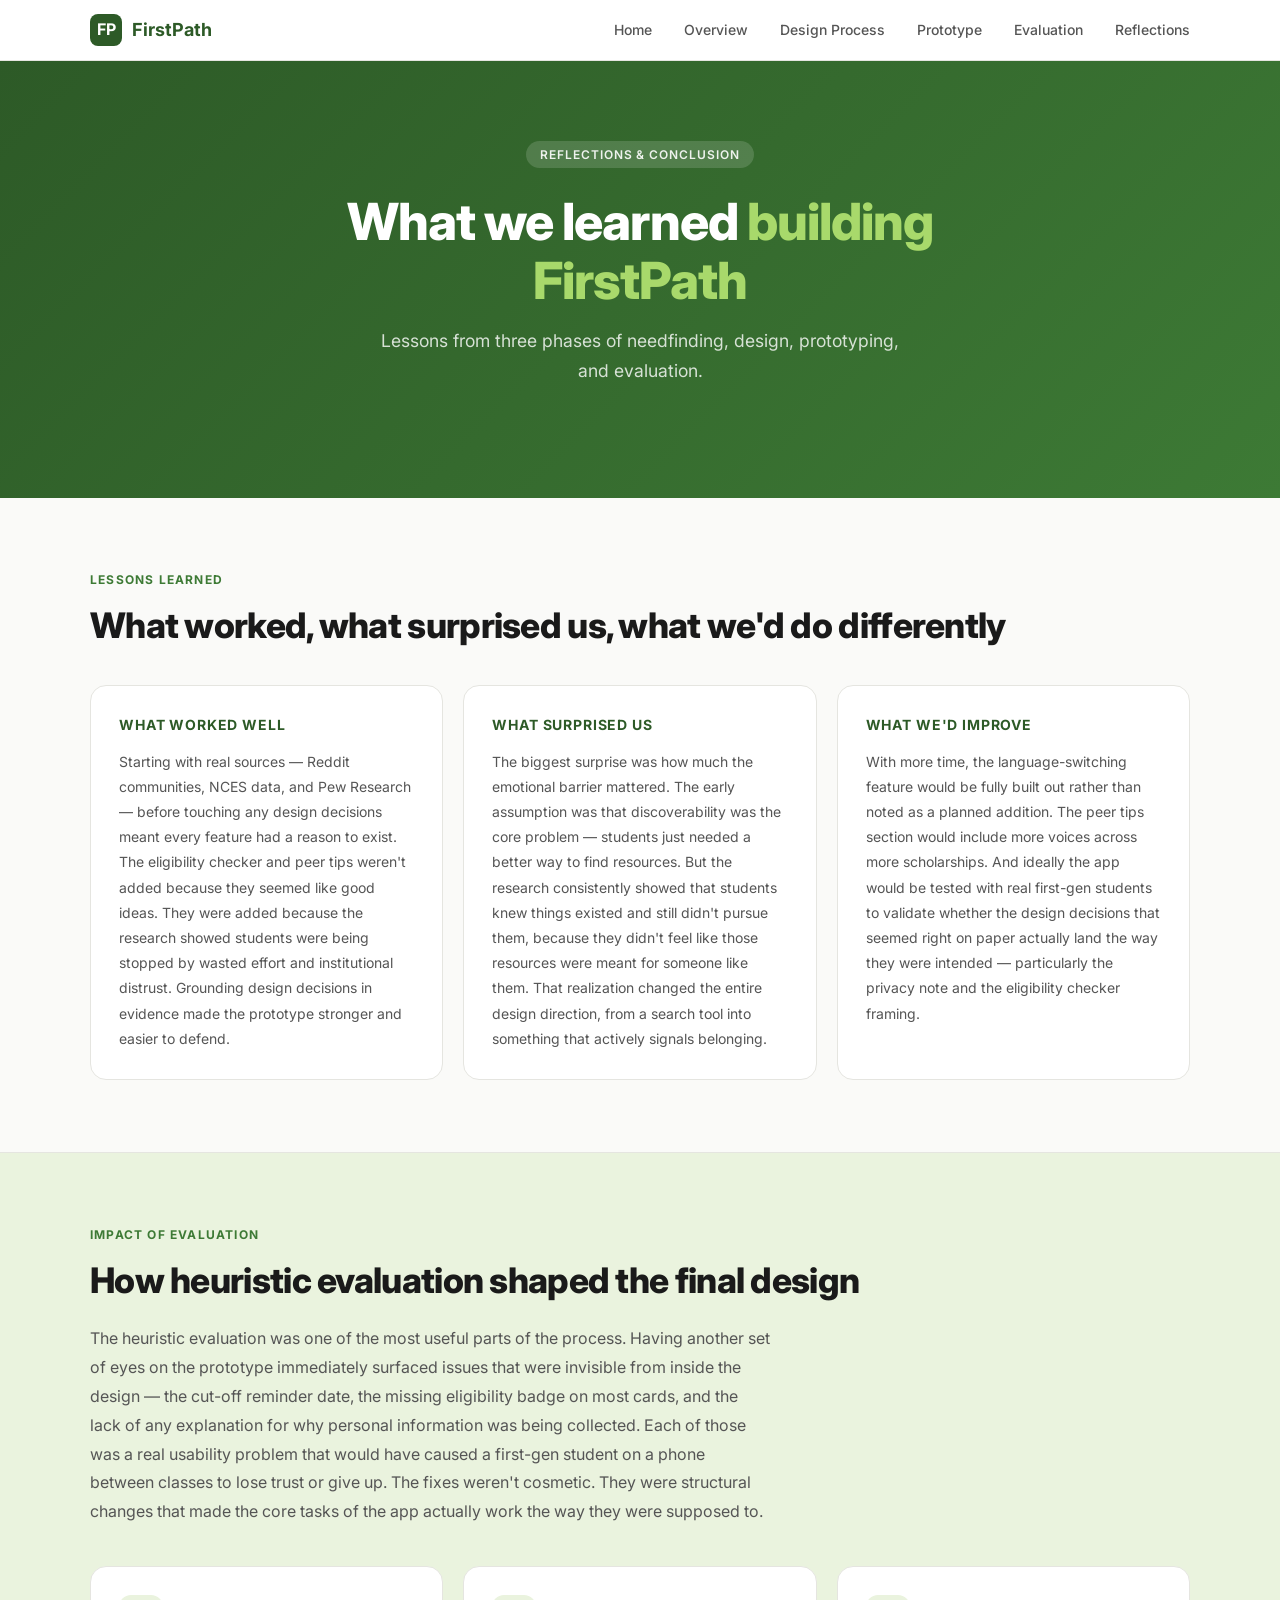
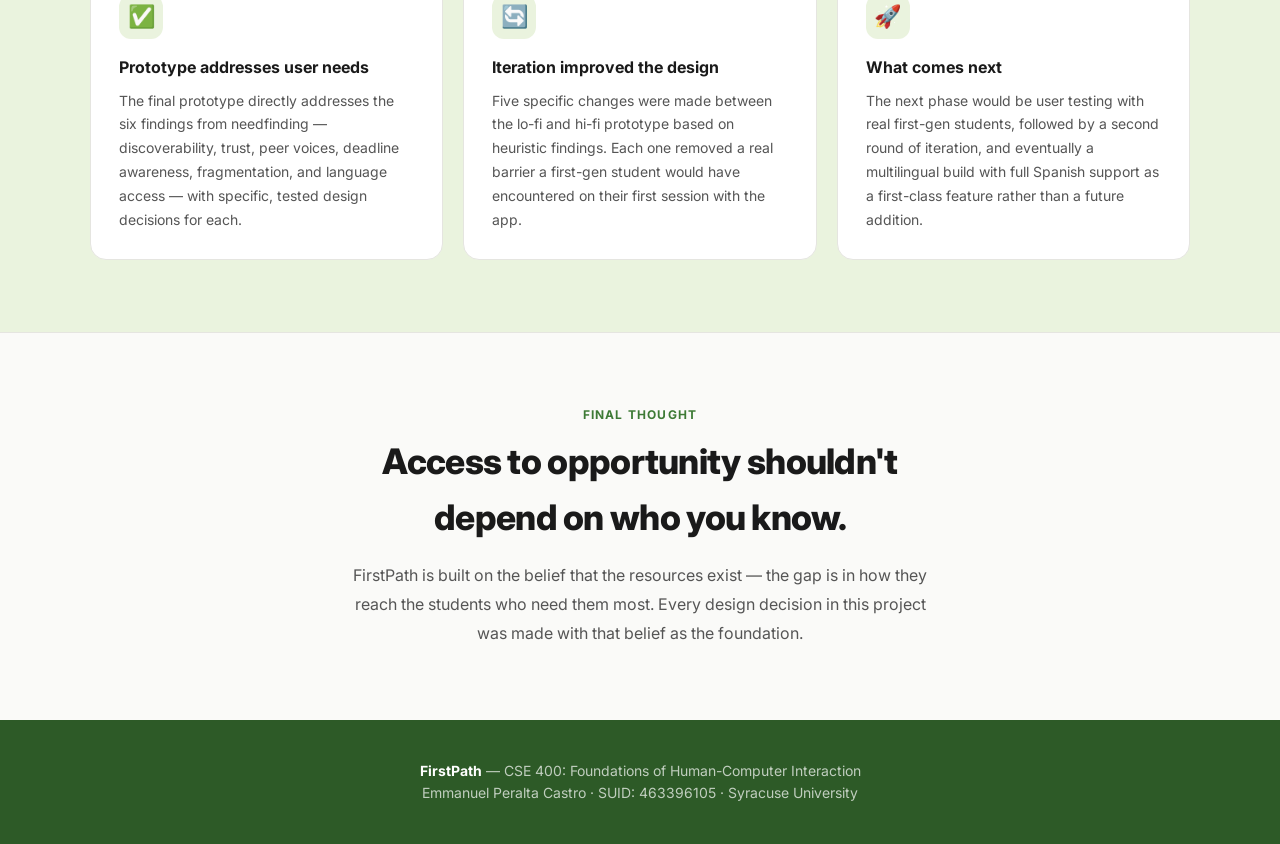
<file: reflections.html>
<!DOCTYPE html>
<html lang="en">
<head>
  <meta charset="UTF-8">
  <meta name="viewport" content="width=device-width, initial-scale=1.0">
  <title>Reflections — FirstPath</title>
  <link rel="stylesheet" href="style.css">
  <link href="https://fonts.googleapis.com/css2?family=Inter:wght@400;500;600;700;800&display=swap" rel="stylesheet">
</head>
<body>

<nav>
  <div class="nav-inner">
    <a href="index.html" class="nav-logo">
      <div class="logo-icon">FP</div>
      FirstPath
    </a>
    <ul class="nav-links">
      <li><a href="index.html">Home</a></li>
      <li><a href="overview.html">Overview</a></li>
      <li><a href="design-process.html">Design Process</a></li>
      <li><a href="prototyping.html">Prototype</a></li>
      <li><a href="heuristic-evaluation.html">Evaluation</a></li>
      <li><a href="reflections.html">Reflections</a></li>
    </ul>
  </div>
</nav>

<section class="hero">
  <div class="hero-inner">
    <span class="hero-eyebrow">Reflections & Conclusion</span>
    <h1>What we learned <span>building FirstPath</span></h1>
    <p class="hero-sub">Lessons from three phases of needfinding, design, prototyping, and evaluation.</p>
  </div>
</section>

<section class="section">
  <div class="section-inner">
    <div class="section-label">Lessons Learned</div>
    <h2 class="section-title">What worked, what surprised us, what we'd do differently</h2>

    <div class="reflection-grid">
      <div class="reflection-card">
        <h3>What worked well</h3>
        <p>Starting with real sources — Reddit communities, NCES data, and Pew Research — before touching any design decisions meant every feature had a reason to exist. The eligibility checker and peer tips weren't added because they seemed like good ideas. They were added because the research showed students were being stopped by wasted effort and institutional distrust. Grounding design decisions in evidence made the prototype stronger and easier to defend.</p>
      </div>
      <div class="reflection-card">
        <h3>What surprised us</h3>
        <p>The biggest surprise was how much the emotional barrier mattered. The early assumption was that discoverability was the core problem — students just needed a better way to find resources. But the research consistently showed that students knew things existed and still didn't pursue them, because they didn't feel like those resources were meant for someone like them. That realization changed the entire design direction, from a search tool into something that actively signals belonging.</p>
      </div>
      <div class="reflection-card">
        <h3>What we'd improve</h3>
        <p>With more time, the language-switching feature would be fully built out rather than noted as a planned addition. The peer tips section would include more voices across more scholarships. And ideally the app would be tested with real first-gen students to validate whether the design decisions that seemed right on paper actually land the way they were intended — particularly the privacy note and the eligibility checker framing.</p>
      </div>
    </div>
  </div>
</section>

<div class="divider"></div>

<section class="section section-alt">
  <div class="section-inner">
    <div class="section-label">Impact of Evaluation</div>
    <h2 class="section-title">How heuristic evaluation shaped the final design</h2>
    <p class="section-body">The heuristic evaluation was one of the most useful parts of the process. Having another set of eyes on the prototype immediately surfaced issues that were invisible from inside the design — the cut-off reminder date, the missing eligibility badge on most cards, and the lack of any explanation for why personal information was being collected. Each of those was a real usability problem that would have caused a first-gen student on a phone between classes to lose trust or give up. The fixes weren't cosmetic. They were structural changes that made the core tasks of the app actually work the way they were supposed to.</p>

    <div class="card-grid">
      <div class="card">
        <div class="card-icon">✅</div>
        <h3>Prototype addresses user needs</h3>
        <p>The final prototype directly addresses the six findings from needfinding — discoverability, trust, peer voices, deadline awareness, fragmentation, and language access — with specific, tested design decisions for each.</p>
      </div>
      <div class="card">
        <div class="card-icon">🔄</div>
        <h3>Iteration improved the design</h3>
        <p>Five specific changes were made between the lo-fi and hi-fi prototype based on heuristic findings. Each one removed a real barrier a first-gen student would have encountered on their first session with the app.</p>
      </div>
      <div class="card">
        <div class="card-icon">🚀</div>
        <h3>What comes next</h3>
        <p>The next phase would be user testing with real first-gen students, followed by a second round of iteration, and eventually a multilingual build with full Spanish support as a first-class feature rather than a future addition.</p>
      </div>
    </div>
  </div>
</section>

<div class="divider"></div>

<section class="section">
  <div class="section-inner" style="text-align:center; max-width: 600px; margin: 0 auto;">
    <div class="section-label">Final Thought</div>
    <h2 class="section-title" style="max-width:100%">Access to opportunity shouldn't depend on who you know.</h2>
    <p class="section-body" style="max-width:100%; margin:0 auto 0;">FirstPath is built on the belief that the resources exist — the gap is in how they reach the students who need them most. Every design decision in this project was made with that belief as the foundation.</p>
  </div>
</section>

<footer>
  <strong>FirstPath</strong> — CSE 400: Foundations of Human-Computer Interaction<br>
  Emmanuel Peralta Castro · SUID: 463396105 · Syracuse University
</footer>

</body>
</html>
</file>
<file: style.css>
/* FirstPath — HCI Portfolio Website */
/* Color palette */
:root {
  --green-dark: #2D5A27;
  --green-mid: #3D7A35;
  --green-light: #EAF3DE;
  --green-accent: #5DAF52;
  --amber: #E07A1F;
  --amber-light: #FEF3E2;
  --text-primary: #1A1A1A;
  --text-secondary: #555555;
  --text-muted: #888888;
  --bg: #FAFAF8;
  --bg-card: #FFFFFF;
  --border: #E5E5E0;
  --white: #FFFFFF;
}

* {
  margin: 0;
  padding: 0;
  box-sizing: border-box;
}

html {
  scroll-behavior: smooth;
}

body {
  font-family: 'Inter', -apple-system, BlinkMacSystemFont, sans-serif;
  background: var(--bg);
  color: var(--text-primary);
  line-height: 1.6;
  font-size: 16px;
}

/* NAV */
nav {
  position: sticky;
  top: 0;
  background: var(--white);
  border-bottom: 1px solid var(--border);
  z-index: 100;
  padding: 0 2rem;
}

.nav-inner {
  max-width: 1100px;
  margin: 0 auto;
  display: flex;
  align-items: center;
  justify-content: space-between;
  height: 60px;
}

.nav-logo {
  display: flex;
  align-items: center;
  gap: 10px;
  text-decoration: none;
  font-weight: 700;
  font-size: 18px;
  color: var(--green-dark);
}

.nav-logo .logo-icon {
  width: 32px;
  height: 32px;
  background: var(--green-dark);
  border-radius: 8px;
  display: flex;
  align-items: center;
  justify-content: center;
  color: white;
  font-size: 16px;
}

.nav-links {
  display: flex;
  gap: 2rem;
  list-style: none;
}

.nav-links a {
  text-decoration: none;
  color: var(--text-secondary);
  font-size: 14px;
  font-weight: 500;
  transition: color 0.2s;
}

.nav-links a:hover {
  color: var(--green-dark);
}

/* HERO */
.hero {
  background: linear-gradient(135deg, var(--green-dark) 0%, var(--green-mid) 100%);
  color: white;
  padding: 80px 2rem;
  text-align: center;
}

.hero-inner {
  max-width: 760px;
  margin: 0 auto;
}

.hero-eyebrow {
  display: inline-block;
  background: rgba(255,255,255,0.15);
  color: rgba(255,255,255,0.9);
  font-size: 12px;
  font-weight: 600;
  letter-spacing: 0.08em;
  text-transform: uppercase;
  padding: 4px 14px;
  border-radius: 20px;
  margin-bottom: 24px;
}

.hero h1 {
  font-size: clamp(2rem, 5vw, 3.2rem);
  font-weight: 800;
  line-height: 1.15;
  margin-bottom: 16px;
  letter-spacing: -0.02em;
}

.hero h1 span {
  color: #A8D96B;
}

.hero-sub {
  font-size: 1.1rem;
  color: rgba(255,255,255,0.8);
  max-width: 540px;
  margin: 0 auto 32px;
  line-height: 1.7;
}

.hero-meta {
  display: flex;
  justify-content: center;
  gap: 2rem;
  flex-wrap: wrap;
  font-size: 13px;
  color: rgba(255,255,255,0.7);
}

.hero-meta span {
  display: flex;
  align-items: center;
  gap: 6px;
}

/* SECTIONS */
.section {
  padding: 72px 2rem;
}

.section-alt {
  background: var(--green-light);
}

.section-inner {
  max-width: 1100px;
  margin: 0 auto;
}

.section-label {
  font-size: 12px;
  font-weight: 700;
  letter-spacing: 0.1em;
  text-transform: uppercase;
  color: var(--green-mid);
  margin-bottom: 8px;
}

.section-title {
  font-size: clamp(1.5rem, 3vw, 2.2rem);
  font-weight: 800;
  letter-spacing: -0.02em;
  color: var(--text-primary);
  margin-bottom: 16px;
}

.section-body {
  font-size: 1rem;
  color: var(--text-secondary);
  line-height: 1.8;
  max-width: 680px;
  margin-bottom: 40px;
}

/* CARDS */
.card-grid {
  display: grid;
  grid-template-columns: repeat(auto-fit, minmax(280px, 1fr));
  gap: 20px;
  margin-top: 32px;
}

.card {
  background: var(--bg-card);
  border: 1px solid var(--border);
  border-radius: 16px;
  padding: 28px;
}

.card-icon {
  width: 44px;
  height: 44px;
  background: var(--green-light);
  border-radius: 12px;
  display: flex;
  align-items: center;
  justify-content: center;
  font-size: 22px;
  margin-bottom: 16px;
}

.card h3 {
  font-size: 1rem;
  font-weight: 700;
  margin-bottom: 8px;
  color: var(--text-primary);
}

.card p {
  font-size: 14px;
  color: var(--text-secondary);
  line-height: 1.7;
}

/* TWO COL */
.two-col {
  display: grid;
  grid-template-columns: 1fr 1fr;
  gap: 48px;
  align-items: start;
}

.two-col-text h3 {
  font-size: 1.1rem;
  font-weight: 700;
  margin-bottom: 10px;
  color: var(--text-primary);
}

.two-col-text p {
  font-size: 15px;
  color: var(--text-secondary);
  line-height: 1.8;
  margin-bottom: 20px;
}

/* PERSONA */
.persona-card {
  background: var(--bg-card);
  border: 1px solid var(--border);
  border-radius: 20px;
  padding: 36px;
  display: grid;
  grid-template-columns: auto 1fr;
  gap: 32px;
  align-items: start;
}

.persona-avatar {
  width: 80px;
  height: 80px;
  background: linear-gradient(135deg, var(--green-mid), var(--green-accent));
  border-radius: 50%;
  display: flex;
  align-items: center;
  justify-content: center;
  font-size: 2rem;
  color: white;
  font-weight: 700;
  flex-shrink: 0;
}

.persona-name {
  font-size: 1.4rem;
  font-weight: 800;
  color: var(--text-primary);
  margin-bottom: 4px;
}

.persona-meta {
  font-size: 14px;
  color: var(--text-muted);
  margin-bottom: 20px;
}

.persona-grid {
  display: grid;
  grid-template-columns: 1fr 1fr;
  gap: 16px;
  margin-top: 16px;
}

.persona-item h4 {
  font-size: 11px;
  font-weight: 700;
  text-transform: uppercase;
  letter-spacing: 0.08em;
  color: var(--green-mid);
  margin-bottom: 6px;
}

.persona-item p {
  font-size: 14px;
  color: var(--text-secondary);
  line-height: 1.6;
}

.persona-quote {
  background: var(--green-light);
  border-left: 3px solid var(--green-mid);
  padding: 14px 18px;
  border-radius: 0 8px 8px 0;
  font-size: 15px;
  font-style: italic;
  color: var(--green-dark);
  margin-top: 20px;
}

/* JOURNEY MAP */
.journey {
  display: grid;
  grid-template-columns: repeat(6, 1fr);
  gap: 12px;
  margin-top: 32px;
  overflow-x: auto;
}

.journey-stage {
  background: var(--bg-card);
  border: 1px solid var(--border);
  border-radius: 12px;
  padding: 20px 16px;
  min-width: 160px;
}

.stage-num {
  font-size: 11px;
  font-weight: 700;
  color: var(--green-mid);
  text-transform: uppercase;
  letter-spacing: 0.08em;
  margin-bottom: 6px;
}

.stage-name {
  font-size: 14px;
  font-weight: 700;
  color: var(--text-primary);
  margin-bottom: 10px;
}

.stage-desc {
  font-size: 13px;
  color: var(--text-secondary);
  line-height: 1.6;
  margin-bottom: 12px;
}

.stage-emotion {
  display: inline-block;
  font-size: 12px;
  padding: 3px 10px;
  border-radius: 20px;
  font-weight: 600;
}

.emotion-bad { background: #FDECEC; color: #9B2626; }
.emotion-ok { background: #FEF3E2; color: #854F0B; }
.emotion-good { background: var(--green-light); color: var(--green-dark); }

/* STORYBOARD */
.storyboard-section {
  margin-bottom: 56px;
}

.storyboard-title {
  font-size: 1.1rem;
  font-weight: 700;
  color: var(--text-primary);
  margin-bottom: 6px;
  display: flex;
  align-items: center;
  gap: 10px;
}

.task-badge {
  font-size: 11px;
  font-weight: 700;
  padding: 3px 10px;
  border-radius: 20px;
  background: var(--green-light);
  color: var(--green-dark);
}

.storyboard-desc {
  font-size: 14px;
  color: var(--text-secondary);
  margin-bottom: 20px;
}

.frames-grid {
  display: grid;
  grid-template-columns: repeat(5, 1fr);
  gap: 12px;
}

.frame-card {
  background: var(--bg-card);
  border: 1px solid var(--border);
  border-radius: 12px;
  overflow: hidden;
}

.frame-num-badge {
  background: var(--green-dark);
  color: white;
  font-size: 11px;
  font-weight: 700;
  padding: 4px 10px;
}

.frame-content {
  padding: 14px;
  font-size: 13px;
  color: var(--text-secondary);
  line-height: 1.6;
}

/* PROTOTYPE SCREENS */
.screens-grid {
  display: grid;
  grid-template-columns: repeat(auto-fit, minmax(220px, 1fr));
  gap: 20px;
  margin-top: 24px;
}

.screen-card {
  background: var(--bg-card);
  border: 1px solid var(--border);
  border-radius: 16px;
  overflow: hidden;
}

.screen-mock {
  background: linear-gradient(135deg, #f0f0ee, #e8e8e4);
  height: 200px;
  display: flex;
  align-items: center;
  justify-content: center;
  font-size: 13px;
  color: var(--text-muted);
  text-align: center;
  padding: 16px;
  border-bottom: 1px solid var(--border);
}

.screen-label {
  padding: 14px 16px;
  font-size: 13px;
  font-weight: 600;
  color: var(--text-primary);
}

.screen-caption {
  padding: 0 16px 14px;
  font-size: 12px;
  color: var(--text-secondary);
  line-height: 1.5;
}

/* HEURISTIC TABLE */
.h-table {
  width: 100%;
  border-collapse: collapse;
  margin-top: 24px;
  background: var(--bg-card);
  border-radius: 16px;
  overflow: hidden;
  border: 1px solid var(--border);
  font-size: 14px;
}

.h-table th {
  background: var(--green-dark);
  color: white;
  padding: 14px 18px;
  text-align: left;
  font-size: 12px;
  font-weight: 700;
  letter-spacing: 0.05em;
  text-transform: uppercase;
}

.h-table td {
  padding: 16px 18px;
  border-bottom: 1px solid var(--border);
  vertical-align: top;
  color: var(--text-secondary);
  line-height: 1.6;
}

.h-table tr:last-child td {
  border-bottom: none;
}

.h-table tr:nth-child(even) td {
  background: #FAFAF8;
}

.severity {
  display: inline-block;
  font-size: 12px;
  font-weight: 700;
  padding: 3px 10px;
  border-radius: 20px;
}

.sev-2 { background: var(--amber-light); color: var(--amber); }
.sev-3 { background: #FDECEC; color: #9B2626; }

/* TASK LIST */
.task-list {
  display: grid;
  grid-template-columns: 1fr 1fr;
  gap: 10px;
  margin-top: 24px;
}

.task-item {
  display: flex;
  align-items: flex-start;
  gap: 12px;
  background: var(--bg-card);
  border: 1px solid var(--border);
  border-radius: 10px;
  padding: 14px 16px;
  font-size: 14px;
  color: var(--text-secondary);
}

.task-num {
  width: 24px;
  height: 24px;
  background: var(--green-light);
  color: var(--green-dark);
  border-radius: 50%;
  display: flex;
  align-items: center;
  justify-content: center;
  font-size: 12px;
  font-weight: 700;
  flex-shrink: 0;
}

/* REFLECTIONS */
.reflection-grid {
  display: grid;
  grid-template-columns: 1fr 1fr 1fr;
  gap: 20px;
  margin-top: 32px;
}

.reflection-card {
  background: var(--bg-card);
  border: 1px solid var(--border);
  border-radius: 16px;
  padding: 28px;
}

.reflection-card h3 {
  font-size: 14px;
  font-weight: 700;
  color: var(--green-dark);
  text-transform: uppercase;
  letter-spacing: 0.06em;
  margin-bottom: 12px;
}

.reflection-card p {
  font-size: 14px;
  color: var(--text-secondary);
  line-height: 1.8;
}

/* FOOTER */
footer {
  background: var(--green-dark);
  color: rgba(255,255,255,0.7);
  text-align: center;
  padding: 40px 2rem;
  font-size: 14px;
}

footer strong {
  color: white;
}

/* DIVIDER */
.divider {
  height: 1px;
  background: var(--border);
  margin: 0;
}

/* RESPONSIVE */
@media (max-width: 768px) {
  .two-col { grid-template-columns: 1fr; }
  .journey { grid-template-columns: repeat(3, 1fr); }
  .frames-grid { grid-template-columns: repeat(3, 1fr); }
  .persona-card { grid-template-columns: 1fr; }
  .persona-grid { grid-template-columns: 1fr; }
  .task-list { grid-template-columns: 1fr; }
  .reflection-grid { grid-template-columns: 1fr; }
  .nav-links { display: none; }
}
</file>
